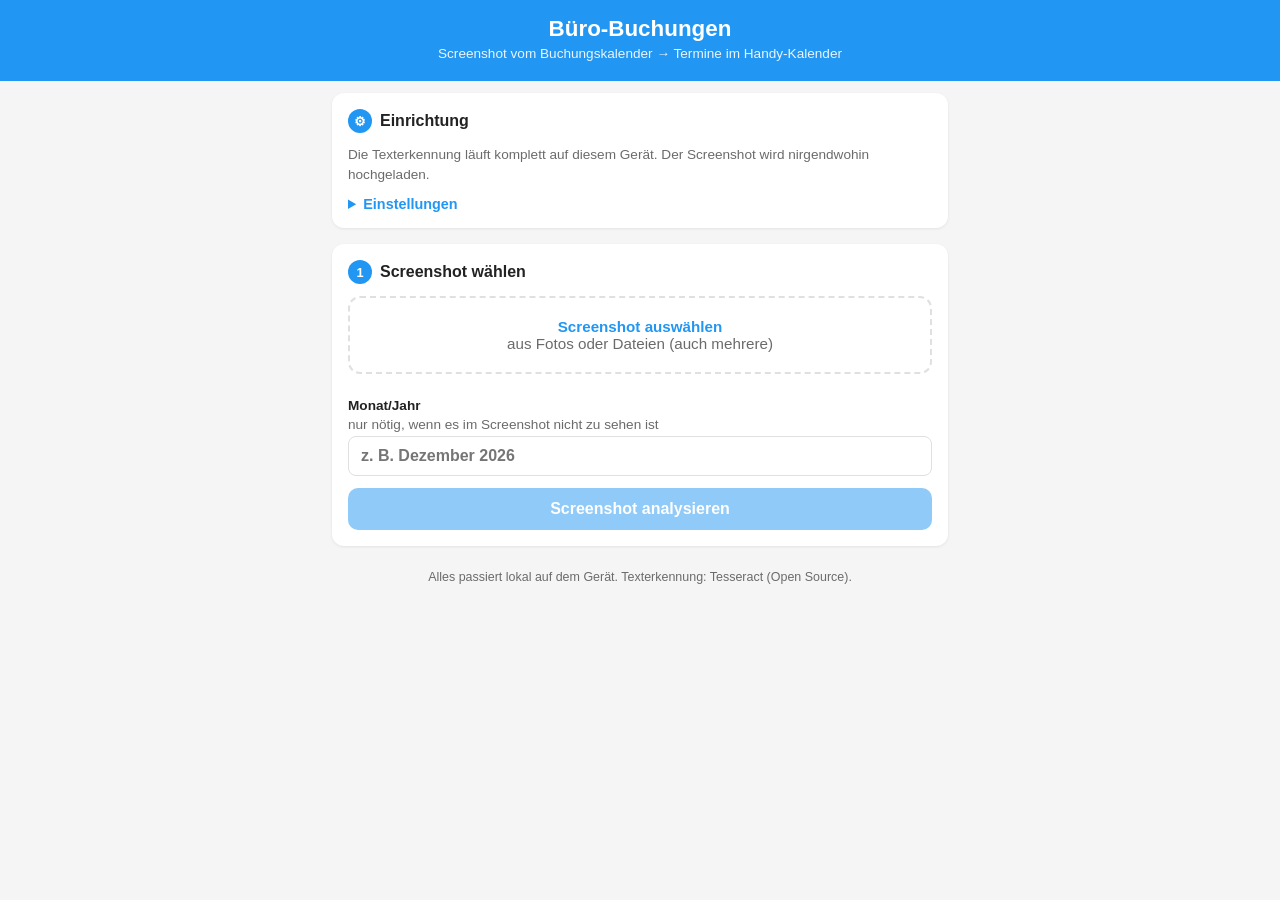
<file: buerobuchung.html>
<!DOCTYPE html>
<html lang="de">
<head>
<meta charset="UTF-8">
<meta name="viewport" content="width=device-width, initial-scale=1.0, viewport-fit=cover">
<meta name="apple-mobile-web-app-capable" content="yes">
<meta name="apple-mobile-web-app-title" content="Büro">
<meta name="theme-color" content="#2196F3">
<title>Büro-Buchungen</title>
<style>
  :root {
    --blue: #2196F3;
    --blue-dark: #1769aa;
    --blue-soft: #e3f2fd;
    --green: #43a047;
    --red: #c0392b;
    --amber-bg: #fff3cd;
    --amber-border: #ffe08a;
    --bg: #f5f5f5;
    --card: #ffffff;
    --border: #e0e0e0;
    --text: #222;
    --text-light: #6b6b6b;
  }
  @media (prefers-color-scheme: dark) {
    :root {
      --blue-soft: #16324a;
      --amber-bg: #3a3214;
      --amber-border: #6b5a1d;
      --bg: #121417;
      --card: #1d2025;
      --border: #30343b;
      --text: #ececec;
      --text-light: #a0a4ab;
      color-scheme: dark;
    }
  }
  * { box-sizing: border-box; }
  [hidden] { display: none !important; }
  body {
    margin: 0;
    font-family: -apple-system, BlinkMacSystemFont, "Segoe UI", Roboto, Helvetica, Arial, sans-serif;
    background: var(--bg);
    color: var(--text);
    padding-bottom: calc(40px + env(safe-area-inset-bottom, 0px));
  }
  header {
    background: var(--blue);
    color: #fff;
    padding: calc(16px + env(safe-area-inset-top, 0px)) 16px 20px;
    text-align: center;
  }
  header h1 { margin: 0 0 4px; font-size: 1.4rem; }
  header p { margin: 0; font-size: 0.85rem; opacity: 0.9; }
  .wrap {
    max-width: 640px;
    margin: 0 auto;
    padding: 12px max(12px, env(safe-area-inset-left, 0px)) 12px max(12px, env(safe-area-inset-right, 0px));
    display: flex;
    flex-direction: column;
    gap: 16px;
  }
  .card {
    background: var(--card);
    border-radius: 12px;
    box-shadow: 0 1px 3px rgba(0,0,0,0.08);
    padding: 16px;
    display: flex;
    flex-direction: column;
    gap: 12px;
  }
  .card h2 {
    margin: 0;
    font-size: 1rem;
    display: flex;
    align-items: center;
    gap: 8px;
  }
  .step {
    display: inline-grid;
    place-items: center;
    width: 24px; height: 24px;
    border-radius: 50%;
    background: var(--blue);
    color: #fff;
    font-size: 0.8rem;
    flex-shrink: 0;
  }
  .hint { margin: 0; font-size: 0.85rem; color: var(--text-light); line-height: 1.45; }
  label { font-size: 0.85rem; font-weight: 600; display: flex; flex-direction: column; gap: 4px; }
  label .sub { font-weight: 400; color: var(--text-light); }
  input[type="text"], input[type="password"], input[type="date"], input[type="time"], select {
    font: inherit;
    font-size: 16px; /* verhindert Zoom auf iOS */
    padding: 10px 12px;
    border: 1px solid var(--border);
    border-radius: 8px;
    background: var(--card);
    color: var(--text);
    width: 100%;
    min-width: 0;
  }
  input:focus-visible, select:focus-visible, button:focus-visible {
    outline: 2px solid var(--blue);
    outline-offset: 1px;
  }
  .row { display: flex; gap: 10px; flex-wrap: wrap; }
  .row > * { flex: 1 1 140px; min-width: 0; }
  button {
    font: inherit;
    font-size: 1rem;
    border: none;
    border-radius: 10px;
    padding: 12px 16px;
    cursor: pointer;
    background: var(--blue);
    color: #fff;
    font-weight: 600;
  }
  button:disabled { opacity: 0.5; cursor: default; }
  button.secondary { background: var(--blue-soft); color: var(--blue-dark); }
  @media (prefers-color-scheme: dark) { button.secondary { color: #9fd0ff; } }
  button.link {
    background: none; color: var(--blue); padding: 4px 0; font-weight: 500; font-size: 0.9rem;
    align-self: flex-start;
  }
  .drop {
    border: 2px dashed var(--border);
    border-radius: 12px;
    padding: 20px 12px;
    text-align: center;
    color: var(--text-light);
    cursor: pointer;
    font-size: 0.95rem;
  }
  .drop strong { color: var(--blue); }
  .thumbs { display: flex; gap: 8px; flex-wrap: wrap; }
  .thumb { position: relative; width: 84px; height: 140px; border-radius: 8px; overflow: hidden; border: 1px solid var(--border); }
  .thumb img { width: 100%; height: 100%; object-fit: cover; object-position: top; }
  .thumb button {
    position: absolute; top: 4px; right: 4px;
    width: 26px; height: 26px; padding: 0; border-radius: 50%;
    background: rgba(0,0,0,0.6); font-size: 0.9rem; line-height: 26px;
  }
  details summary { cursor: pointer; font-size: 0.9rem; color: var(--blue); font-weight: 600; }
  details[open] summary { margin-bottom: 10px; }
  details .inner { display: flex; flex-direction: column; gap: 12px; }
  .notice {
    background: var(--amber-bg);
    border: 1px solid var(--amber-border);
    border-radius: 10px;
    padding: 12px 14px;
    font-size: 0.88rem;
    line-height: 1.45;
  }
  .error { color: var(--red); font-size: 0.9rem; margin: 0; white-space: pre-wrap; }
  .status { font-size: 0.9rem; color: var(--text-light); display: flex; align-items: center; gap: 8px; }
  .spinner {
    width: 18px; height: 18px; border-radius: 50%;
    border: 3px solid var(--blue-soft); border-top-color: var(--blue);
    animation: spin 0.9s linear infinite;
  }
  @keyframes spin { to { transform: rotate(360deg); } }
  @media (prefers-reduced-motion: reduce) { .spinner { animation-duration: 3s; } }

  /* Ergebnisliste */
  .days { display: flex; flex-direction: column; }
  .day {
    display: grid;
    grid-template-columns: 26px 92px 1fr 32px;
    align-items: center;
    gap: 8px;
    padding: 8px 0;
    border-bottom: 1px solid var(--border);
  }
  .day:last-child { border-bottom: none; }
  .day.off .date, .day.off input[type="text"] { opacity: 0.45; }
  .day input[type="checkbox"] { width: 22px; height: 22px; accent-color: var(--green); margin: 0; }
  .date { font-size: 0.9rem; line-height: 1.2; font-variant-numeric: tabular-nums; }
  .date .wd { font-weight: 700; display: block; }
  .date .dm { color: var(--text-light); font-size: 0.8rem; }
  .day input[type="text"] { padding: 8px 10px; }
  .day .del { background: none; color: var(--red); padding: 0; font-size: 1.2rem; }
  .day.unsure input[type="text"] { border-color: #e0a800; }
  .week-sep { font-size: 0.75rem; text-transform: uppercase; letter-spacing: 0.06em; color: var(--text-light); padding: 12px 0 2px; font-weight: 600; }
  .summary { font-size: 0.9rem; color: var(--text-light); }
  .actions { display: flex; flex-direction: column; gap: 8px; }
  .legend { font-size: 0.8rem; color: var(--text-light); display: flex; align-items: center; gap: 6px; }
  .legend i { display: inline-block; width: 14px; height: 14px; border: 2px solid #e0a800; border-radius: 4px; }
  pre { font-size: 0.75rem; white-space: pre-wrap; word-break: break-word; max-height: 240px; overflow: auto; background: var(--bg); padding: 8px; border-radius: 8px; margin: 0; }
  footer { text-align: center; font-size: 0.78rem; color: var(--text-light); padding: 8px 16px; }
</style>
</head>
<body>

<header>
  <h1>Büro-Buchungen</h1>
  <p>Screenshot vom Buchungskalender → Termine im Handy-Kalender</p>
</header>

<div class="wrap">

  <!-- Einmalige Einrichtung -->
  <section class="card" id="setup-card">
    <h2><span class="step">⚙</span> Einrichtung</h2>
    <p class="hint">Die Texterkennung läuft komplett auf diesem Gerät. Der Screenshot wird nirgendwohin hochgeladen.</p>
    <details id="settings">
      <summary>Einstellungen</summary>
      <div class="inner">
        <label>Weitere Räume <span class="sub">optional – „Cut 92“ und „VM-Cut 08“ (Cut/VM-Cut + Nummer) werden automatisch erkannt. Nur für andere Raumnamen hier kommagetrennt eintragen.</span>
          <input type="text" id="known-rooms" placeholder="z. B. Raum Elbe, Studio 3" spellcheck="false">
        </label>
        <label>Titel der Kalendereinträge <span class="sub"><code>{raum}</code> wird durch den Raum ersetzt</span>
          <input type="text" id="title-tpl" value="Büro: {raum}">
        </label>
        <label>Uhrzeit
          <select id="time-mode">
            <option value="allday">Ganztägig</option>
            <option value="timed">Mit Uhrzeit</option>
          </select>
        </label>
        <div class="row" id="time-row" hidden>
          <label>Von <input type="time" id="t-start" value="08:00"></label>
          <label>Bis <input type="time" id="t-end" value="17:00"></label>
        </div>
        <label>Erinnerung
          <select id="alarm">
            <option value="">Keine</option>
            <option value="-PT15M">15 Minuten vorher</option>
            <option value="-PT1H">1 Stunde vorher</option>
            <option value="-PT9H" data-allday="true">Am Vortag, 15:00 (bei ganztägig)</option>
          </select>
        </label>
        <button class="secondary" id="save-settings" type="button">Einstellungen speichern</button>
      </div>
    </details>
  </section>

  <!-- Schritt 1: Screenshot -->
  <section class="card">
    <h2><span class="step">1</span> Screenshot wählen</h2>
    <input type="file" id="file" accept="image/*" multiple hidden>
    <div class="drop" id="drop" role="button" tabindex="0">
      <strong>Screenshot auswählen</strong><br>
      aus Fotos oder Dateien (auch mehrere)
    </div>
    <div class="thumbs" id="thumbs"></div>
    <label>Monat/Jahr <span class="sub">nur nötig, wenn es im Screenshot nicht zu sehen ist</span>
      <input type="text" id="period-hint" placeholder="z. B. Dezember 2026">
    </label>
    <button id="analyze" type="button" disabled>Screenshot analysieren</button>
    <div class="status" id="status" hidden><div class="spinner"></div><span id="status-text">Lese Text …</span></div>
    <p class="error" id="error" hidden></p>
    <details id="ocr-details" hidden>
      <summary>Erkannter Text anzeigen</summary>
      <pre id="ocr-text"></pre>
    </details>
  </section>

  <!-- Schritt 2: Prüfen -->
  <section class="card" id="result-card" hidden>
    <h2><span class="step">2</span> Prüfen &amp; anpassen</h2>
    <p class="hint">Nur Werktage (Mo–Fr). Vergangene Tage sind nicht angehakt. Häkchen setzen oder entfernen, um Tage zu übernehmen. Raum antippen, um ihn zu ändern.</p>
    <div class="legend" id="unsure-legend" hidden><i></i> unsicher erkannt – bitte prüfen</div>
    <div class="days" id="days"></div>
    <button class="link" id="add-day" type="button">+ Tag hinzufügen</button>
    <div class="row" id="add-row" hidden>
      <input type="date" id="add-date">
      <input type="text" id="add-room" placeholder="Raum">
      <button class="secondary" id="add-confirm" type="button">Hinzufügen</button>
    </div>
  </section>

  <!-- Schritt 3: Exportieren -->
  <section class="card" id="export-card" hidden>
    <h2><span class="step">3</span> In den Kalender übernehmen</h2>
    <p class="summary" id="summary"></p>
    <div class="actions">
      <button id="export" type="button">Zum Kalender hinzufügen</button>
      <button class="secondary" id="share" type="button" hidden>Teilen … (an Kalender-App senden)</button>
    </div>
    <p class="hint">iPhone: In Safari öffnet sich „Alle hinzufügen“. Android: Die heruntergeladene Datei
      <code>buero-buchungen.ics</code> antippen und mit Google Kalender öffnen.</p>
  </section>

  <footer>Alles passiert lokal auf dem Gerät. Texterkennung: Tesseract (Open Source).</footer>
</div>

<script src="ocr/tesseract.min.js"></script>
<script>
(() => {
  const $ = id => document.getElementById(id);
  const WD = ['So', 'Mo', 'Di', 'Mi', 'Do', 'Fr', 'Sa'];

  let images = [];   // {blob, url}
  let days = [];     // {date: 'YYYY-MM-DD', room, on, unsure}

  // ---------- Einstellungen ----------
  const store = {
    get(k, d = '') { try { return localStorage.getItem('bb_' + k) ?? d; } catch { return d; } },
    set(k, v) { try { localStorage.setItem('bb_' + k, v); } catch {} }
  };
  const fields = ['known-rooms', 'title-tpl', 'time-mode', 't-start', 't-end', 'alarm'];
  fields.forEach(f => { const v = store.get(f, null); if (v !== null) $(f).value = v; });

  function syncSettingsUI() {
    $('time-row').hidden = $('time-mode').value !== 'timed';
    updateAnalyzeBtn();
  }
  $('time-mode').addEventListener('change', syncSettingsUI);
  $('save-settings').addEventListener('click', () => {
    fields.forEach(f => store.set(f, $(f).value.trim()));
    syncSettingsUI();
    $('settings').open = false;
    renderSummary();
  });

  // ---------- Bilder ----------
  $('drop').addEventListener('click', () => $('file').click());
  $('drop').addEventListener('keydown', e => { if (e.key === 'Enter' || e.key === ' ') { e.preventDefault(); $('file').click(); } });
  $('drop').addEventListener('dragover', e => e.preventDefault());
  $('drop').addEventListener('drop', e => { e.preventDefault(); addFiles(e.dataTransfer.files); });
  $('file').addEventListener('change', e => { addFiles(e.target.files); e.target.value = ''; });
  document.addEventListener('paste', e => {
    const files = [...(e.clipboardData?.items || [])].filter(i => i.type.startsWith('image/')).map(i => i.getAsFile());
    if (files.length) addFiles(files);
  });

  async function addFiles(fileList) {
    for (const f of fileList) {
      if (!f || !f.type.startsWith('image/')) continue;
      try {
        const blob = await prepare(f);
        images.push({ blob, url: URL.createObjectURL(blob) });
      } catch { showError('Das Bild konnte nicht gelesen werden. Bitte als PNG oder JPG wählen.'); }
    }
    renderThumbs();
  }

  // Bereitet das Bild für die Texterkennung vor: Graustufen, kräftiger Kontrast,
  // kleine Bilder werden vergrößert (Tesseract liest größere Schrift zuverlässiger).
  function prepare(file) {
    return new Promise((resolve, reject) => {
      const img = new Image();
      img.onload = () => {
        const long = Math.max(img.width, img.height);
        let scale = img.width < 1000 ? 2 : 1;
        if (long * scale > 4000) scale = 4000 / long;
        const c = document.createElement('canvas');
        c.width = Math.round(img.width * scale);
        c.height = Math.round(img.height * scale);
        const ctx = c.getContext('2d');
        ctx.fillStyle = '#fff';
        ctx.fillRect(0, 0, c.width, c.height);
        ctx.drawImage(img, 0, 0, c.width, c.height);
        URL.revokeObjectURL(img.src);
        const id = ctx.getImageData(0, 0, c.width, c.height), px = id.data;
        // Helligkeit messen, damit auch dunkle Kalender (Dark Mode) funktionieren
        let sum = 0;
        for (let i = 0; i < px.length; i += 4) sum += 0.299 * px[i] + 0.587 * px[i + 1] + 0.114 * px[i + 2];
        const invert = sum / (px.length / 4) < 110;
        for (let i = 0; i < px.length; i += 4) {
          let g = 0.299 * px[i] + 0.587 * px[i + 1] + 0.114 * px[i + 2];
          if (invert) g = 255 - g;
          g = Math.max(0, Math.min(255, (g - 128) * 1.4 + 140));
          px[i] = px[i + 1] = px[i + 2] = g;
        }
        ctx.putImageData(id, 0, 0);
        c.toBlob(b => b ? resolve(b) : reject(), 'image/png');
      };
      img.onerror = reject;
      img.src = URL.createObjectURL(file);
    });
  }

  function renderThumbs() {
    const box = $('thumbs');
    box.innerHTML = '';
    images.forEach((im, i) => {
      const d = document.createElement('div');
      d.className = 'thumb';
      d.innerHTML = `<img alt="Screenshot ${i + 1}"><button type="button" aria-label="Entfernen">✕</button>`;
      d.querySelector('img').src = im.url;
      d.querySelector('button').onclick = () => { URL.revokeObjectURL(im.url); images.splice(i, 1); renderThumbs(); };
      box.appendChild(d);
    });
    updateAnalyzeBtn();
  }

  function updateAnalyzeBtn() {
    $('analyze').disabled = !images.length || !window.Tesseract;
  }

  // ---------- Texterkennung (lokal) ----------
  let workerPromise = null;
  function getWorker() {
    if (!workerPromise) {
      const base = new URL('ocr/', location.href).href;
      workerPromise = Tesseract.createWorker('deu', 1, {
        workerPath: base + 'worker.min.js',
        corePath: base,
        langPath: base.replace(/\/$/, ''),
        workerBlobURL: false,
        logger: m => {
          if (m.status === 'recognizing text') setStatus(`Lese Text … ${Math.round(m.progress * 100)} %`);
          else if (/load|initializ/.test(m.status)) setStatus('Starte Texterkennung (beim ersten Mal ein paar Sekunden) …');
        }
      }).catch(e => { workerPromise = null; throw e; });
    }
    return workerPromise;
  }
  const setStatus = t => { $('status-text').textContent = t; };

  $('analyze').addEventListener('click', async () => {
    hideError();
    $('analyze').disabled = true;
    $('status').hidden = false;
    setStatus('Starte Texterkennung …');
    try {
      const worker = await getWorker();
      const found = [];
      const texts = [];
      for (let i = 0; i < images.length; i++) {
        if (images.length > 1) setStatus(`Lese Screenshot ${i + 1} von ${images.length} …`);
        const { data } = await worker.recognize(images[i].blob);
        texts.push(data.text);
        found.push(...extractBookings(data));
      }
      $('ocr-text').textContent = texts.join('\n\n———\n\n');
      $('ocr-details').hidden = false;

      const weekdays = found.filter(b => isWeekday(b.date));
      if (!weekdays.length) {
        throw new Error(lastProblem || 'Im Screenshot wurden keine Buchungen an Werktagen gefunden. Tipp: Unter „Einstellungen“ deine Raumnamen eintragen und unter „Erkannter Text anzeigen“ prüfen, was gelesen wurde.');
      }
      // Pro Datum nur eine Buchung; neue Analyse überschreibt gleiche Daten
      const map = new Map(days.map(d => [d.date, d]));
      const seen = new Set();
      for (const b of weekdays) {
        if (seen.has(b.date)) continue;
        seen.add(b.date);
        map.set(b.date, { date: b.date, room: b.room, on: !!b.room && b.date >= todayIso, unsure: b.unsure });
      }
      days = [...map.values()].sort((a, b) => a.date.localeCompare(b.date));
      renderDays();
      $('result-card').scrollIntoView({ behavior: 'smooth', block: 'start' });
    } catch (e) {
      showError(e?.message || 'Die Texterkennung konnte nicht gestartet werden. Bitte Seite neu laden.');
    } finally {
      $('status').hidden = true;
      updateAnalyzeBtn();
    }
  });

  // ---------- Auswertung des erkannten Texts ----------
  const MONTHS = [
    ['januar', 'jan', 'jänner'], ['februar', 'feb'], ['märz', 'maerz', 'mär', 'mrz', 'mar', 'march'],
    ['april', 'apr'], ['mai', 'may'], ['juni', 'jun', 'june'], ['juli', 'jul', 'july'], ['august', 'aug'],
    ['september', 'sept', 'sep'], ['oktober', 'okt', 'oct', 'october'], ['november', 'nov'], ['dezember', 'dez', 'dec', 'december']
  ];
  const MONTH_RE = 'jan(?:uar)?|jänner|feb(?:ruar)?|m(?:ä|ae)rz|mär|mrz|apr(?:il)?|mai|jun[i]?|jul[i]?|aug(?:ust)?|sep(?:t(?:ember)?)?|okt(?:ober)?|nov(?:ember)?|dez(?:ember)?';
  function monthIndex(word) {
    const w = String(word).toLowerCase().replace(/[^a-zäöü]/g, '');
    if (w.length < 3) return 0;
    for (let i = 0; i < 12; i++) {
      if (MONTHS[i].includes(w) || (w.length >= 4 && MONTHS[i][0].startsWith(w))) return i + 1;
    }
    return 0;
  }
  const today = new Date();
  const todayIso = `${today.getFullYear()}-${String(today.getMonth() + 1).padStart(2, '0')}-${String(today.getDate()).padStart(2, '0')}`;
  // Jahr wählen, wenn keins zu sehen ist: das, bei dem das Datum am nächsten an heute liegt
  function guessYear(m, d) {
    let best = today.getFullYear(), bestDiff = Infinity;
    for (const y of [best - 1, best, best + 1]) {
      const diff = Math.abs(new Date(y, m - 1, d) - today);
      if (diff < bestDiff) { bestDiff = diff; best = y; }
    }
    return best;
  }
  const iso = (y, m, d) => `${y}-${String(m).padStart(2, '0')}-${String(d).padStart(2, '0')}`;
  const validDate = (y, m, d) => { const t = new Date(y, m - 1, d); return t.getFullYear() === y && t.getMonth() === m - 1 && t.getDate() === d; };

  function detectPeriod(text) {
    const hint = $('period-hint').value.trim();
    const src = hint || text;
    let m = src.match(new RegExp(`(${MONTH_RE})[a-zä. ]{0,8}?(\\d{4})`, 'i'));
    if (m) return { m: monthIndex(m[1]), y: +m[2] };
    m = src.match(/(?<!\d)(\d{1,2})\s*[./]\s*(20\d\d)(?!\d)/);
    if (m && +m[1] >= 1 && +m[1] <= 12) return { m: +m[1], y: +m[2] };
    m = src.match(new RegExp(`(?<![a-zäöü])(${MONTH_RE})(?![a-zäöü])`, 'i'));
    if (m) { const mi = monthIndex(m[1]); return { m: mi, y: guessYear(mi, 15) }; }
    return null;
  }

  // Sucht einen Raum in einem Textstück.
  function makeRoomFinder() {
    const known = $('known-rooms').value.split(/[,;\n]/).map(s => s.trim()).filter(Boolean);
    const norm = s => s.toLowerCase().replace(/\s+/g, '').replace(/,/g, '.').replace(/[–—]/g, '-');
    const cutRe = /(v\s*m\s*[-–—~]?\s*)?[cg]{1,2}[uv][tf]\s*[:.]?\s*(\d{1,3})(?!\d)/i;
    const patterns = [
      /\b(?:Raum|Room|Büro|Buero|Desk|Platz|Arbeitsplatz|Besprechungsraum|Meetingraum)\s*[-:#.]?\s*[A-Za-zÄÖÜäöü0-9][\w.\-\/]*(?:\s+[A-ZÄÖÜ][a-zäöüß]+)?/i,
      /\b[A-Z]{1,3}\s?\d{1,2}[.\-]\d{1,3}[a-z]?\b/,
      /(?<![\d.])\d{1,2}[.\-]\d{2,3}[a-z]?(?![\d.])/
    ];
    const list = known.map(name => ({ name, n: norm(name) })).sort((x, y) => y.n.length - x.n.length);
    const finder = text => {
      finder.fuzzy = false;
      const t = norm(text);
      for (const k of list) {
        const esc = k.n.replace(/[.*+?^${}()|[\]\\]/g, '\\$&');
        if (new RegExp(`(?<![0-9a-zäöü])${esc}(?![0-9a-zäöü])`).test(t)) return k.name;
      }
      const clean = text
        .replace(/(?<!\d)\d{1,2}\.\s?\d{1,2}\.(?:\s?\d{2,4})?/g, ' ')  // Daten
        .replace(/\b\d{1,2}[:.]\d{2}\s*(?:uhr|h)?\s*[-–]\s*\d{1,2}[:.]\d{2}/gi, ' ') // Uhrzeiten
        .replace(/\b\d{1,2}:\d{2}\b/g, ' ');
      const c = text.match(cutRe);
      if (c) {
        // unsicher, wenn „Cut“ nur ungefähr gelesen wurde (z. B. „Ccut“, „Gut“)
        finder.fuzzy = !/^(vm-?)?cut:?\d/i.test(c[0].replace(/\s/g, ''));
        return (c[1] ? 'VM-Cut ' : 'Cut ') + c[2];
      }
      finder.fuzzy = true;
      for (const p of patterns) { const m = clean.match(p); if (m) return m[0].trim(); }
      return '';
    };
    return finder;
  }

  let lastProblem = '';

  function extractBookings(data) {
    lastProblem = '';
    const findRoom = makeRoomFinder();
    const lines = (data.lines || []).map(l => ({ text: l.text.trim(), conf: l.confidence })).filter(l => l.text);
    const period = detectPeriod(data.text || '');

    if (period) {
      const byHeaders = extractByHeaders(data, findRoom, period);
      if (byHeaders && byHeaders.length) return byHeaders;
    }

    // Variante A: Liste mit ausgeschriebenen Daten („Mo 09.11.“, „Montag, 9. November 2026“)
    const numRe = /(?<!\d)(\d{1,2})\.\s?(\d{1,2})\.(?:\s?(\d{4}|\d{2})(?!\d))?/;
    const txtRe = new RegExp(`(?<!\\d)(\\d{1,2})\\.?\\s*(${MONTH_RE})[a-zä]*\\.?(?:\\s*(\\d{4}))?`, 'i');
    const listResults = [];
    let current = null;
    for (const line of lines) {
      let m = line.text.match(numRe), d, mo, y;
      if (m) { d = +m[1]; mo = +m[2]; y = m[3] ? (m[3].length === 2 ? 2000 + +m[3] : +m[3]) : null; }
      else if ((m = line.text.match(txtRe))) { d = +m[1]; mo = monthIndex(m[2]); y = m[3] ? +m[3] : null; }
      if (m && mo >= 1 && mo <= 12) {
        y = y || (period && period.m === mo ? period.y : guessYear(mo, d));
        if (validDate(y, mo, d)) {
          current = { date: iso(y, mo, d), room: '', unsure: false, linesLeft: 3 };
          listResults.push(current);
          const rest = line.text.replace(m[0], ' ');
          const r = findRoom(rest);
          if (r) { current.room = r; current.unsure = line.conf < 70; }
          continue;
        }
      }
      if (current && !current.room && current.linesLeft-- > 0) {
        const r = findRoom(line.text);
        if (r) { current.room = r; current.unsure = line.conf < 70; }
      }
    }
    const listHits = listResults.filter(r => r.room);
    if (listResults.length >= 2 && listHits.length) return listHits;

    // Variante B: Monats- oder Wochenansicht als Raster (Tageszahl oben in der Zelle, Raum darunter)
    const words = (data.words || []).map(w => ({
      text: w.text.trim(), conf: w.confidence,
      x0: w.bbox.x0, x1: w.bbox.x1, y0: w.bbox.y0, y1: w.bbox.y1,
      cx: (w.bbox.x0 + w.bbox.x1) / 2, h: w.bbox.y1 - w.bbox.y0
    })).filter(w => w.text);
    const dayWords = words.filter(w => /^\d{1,2}\.?$/.test(w.text) && +w.text.replace('.', '') >= 1 && +w.text.replace('.', '') <= 31);
    if (dayWords.length < 3) { lastProblem = listHits.length ? '' : ''; return listHits; }
    if (!period) {
      lastProblem = 'Der Monat ist im Screenshot nicht zu erkennen. Bitte oben „Monat/Jahr“ eintragen (z. B. „Dezember 2026“) und erneut analysieren.';
      return listHits;
    }

    // Zeilen bilden
    const medH = median(dayWords.map(w => w.h)) || 20;
    const sorted = [...dayWords].sort((a, b) => a.y0 - b.y0);
    const rows = [];
    for (const w of sorted) {
      const row = rows.find(r => Math.abs(r.y - w.y0) < medH * 0.7);
      if (row) row.items.push(w); else rows.push({ y: w.y0, items: [w] });
    }
    rows.forEach(r => r.items.sort((a, b) => a.x0 - b.x0));
    rows.sort((a, b) => a.y - b.y);
    // Kalenderreihen mit nur einer Zahl sind meist keine Tageszahlen
    const gridRows = rows.filter(r => r.items.length >= 2 || rows.length <= 2);

    // Monat zuordnen (Vormonats-/Folgemonatstage am Rand berücksichtigen)
    const ordered = gridRows.flatMap(r => r.items);
    if (!ordered.length) return listHits;
    let offset = +ordered[0].text.replace('.', '') > 20 ? -1 : 0, prev = null;
    for (const w of ordered) {
      const n = +w.text.replace('.', '');
      if (prev !== null && n < prev && prev >= 20 && n <= 7) offset++;
      prev = n;
      const dt = new Date(period.y, period.m - 1 + offset, n);
      w.date = iso(dt.getFullYear(), dt.getMonth() + 1, dt.getDate());
    }

    const gapsX = gridRows.flatMap(r => r.items.slice(1).map((w, i) => w.x0 - r.items[i].x0)).filter(g => g > medH);
    const colW = median(gapsX) || (Math.max(...words.map(w => w.x1)) / 7);
    const gapsY = gridRows.slice(1).map((r, i) => r.y - gridRows[i].y);
    const rowH = median(gapsY) || Infinity;

    // Jedes andere Wort der Zelle zuordnen, in der es steht
    const cells = new Map();
    const daySet = new Set(ordered);
    for (const w of words) {
      if (daySet.has(w)) continue;
      const rowAbove = [...gridRows].reverse().find(r => r.y <= w.y0 + medH * 0.3 && w.y0 - r.y < rowH * 0.98);
      if (!rowAbove) continue;
      const cands = rowAbove.items.filter(d => d.x0 <= w.cx + colW * 0.3 && w.cx - d.x0 < colW);
      if (!cands.length) continue;
      const owner = cands[cands.length - 1];
      if (!cells.has(owner)) cells.set(owner, []);
      cells.get(owner).push(w);
    }

    const gridResults = [];
    for (const [d, ws] of cells) {
      ws.sort((a, b) => (Math.abs(a.y0 - b.y0) < medH * 0.5 ? a.x0 - b.x0 : a.y0 - b.y0));
      const text = ws.map(w => w.text).join(' ');
      const room = findRoom(text);
      if (room) {
        const conf = Math.min(...ws.map(w => w.conf));
        gridResults.push({ date: d.date, room, unsure: conf < 70 });
      }
    }
    gridResults.sort((a, b) => a.date.localeCompare(b.date));
    return gridResults.length >= listHits.length ? gridResults : listHits;
  }

  // Monatsansicht mit Spaltenköpfen „Mo Di Mi Do Fr Sa So“: Die Spalte ergibt den Wochentag,
  // die Tageszahlen einer Zeile ergeben den Montag dieser Woche. So funktioniert es auch,
  // wenn einzelne (z. B. graue) Tageszahlen nicht gelesen werden.
  function extractByHeaders(data, findRoom, period) {
    const lines = (data.lines || []).filter(l => l.words && l.words.length);
    const KEYS = ['mo', 'di', 'mi', 'do', 'fr', 'sa', 'so'];
    const LONG = ['montag', 'dienstag', 'mittwoch', 'donnerstag', 'freitag', 'samstag', 'sonntag'];
    let header = null;
    for (const l of lines) {
      const hits = [];
      for (const w of l.words) {
        const t = w.text.toLowerCase().replace(/[^a-zäöü]/g, '');
        const i = KEYS.indexOf(t.slice(0, 2));
        if (i >= 0 && t.length >= 2 && LONG[i].startsWith(t)) hits.push({ i, cx: (w.bbox.x0 + w.bbox.x1) / 2, y: w.bbox.y1 });
      }
      if (new Set(hits.map(h => h.i)).size >= 5) { header = hits; break; }
    }
    if (!header) return null;

    // Spaltenmitten per Ausgleichsgerade: cx = a + b * Spalte
    const n = header.length;
    const mi = header.reduce((s, h) => s + h.i, 0) / n, mx = header.reduce((s, h) => s + h.cx, 0) / n;
    const b = header.reduce((s, h) => s + (h.i - mi) * (h.cx - mx), 0) / header.reduce((s, h) => s + (h.i - mi) ** 2, 0);
    const a = mx - b * mi;
    if (!(b > 0)) return null;
    const colOf = x => Math.round((x - a) / b);
    const headerY = Math.max(...header.map(h => h.y));

    // Tageszahlen sammeln und zu Wochenzeilen gruppieren
    // Nur Zeilen, die fast nur aus Zahlen bestehen (z. B. „KW46 9 10 11 12 13 14 15“),
    // damit Zahlen aus Terminen wie „21 PT“ oder „Cut 08“ nicht als Tag gelten.
    const numberLines = lines.filter(l => l.bbox.y0 > headerY - 2 && l.words.filter(w => /^(\d{1,2}\.?|kw\w{0,3}|\W+)$/i.test(w.text.trim())).length >= l.words.length * 0.6);
    const words = numberLines.flatMap(l => l.words);
    const nums = words.filter(w => /^\d{1,2}\.?$/.test(w.text.trim()))
      .map(w => ({ n: parseInt(w.text, 10), col: colOf((w.bbox.x0 + w.bbox.x1) / 2), y: w.bbox.y0, h: w.bbox.y1 - w.bbox.y0 }))
      .filter(w => w.n >= 1 && w.n <= 31 && w.col >= 0 && w.col <= 6);
    if (!nums.length) return null;
    const medH = median(nums.map(w => w.h)) || 20;
    const rows = [];
    for (const w of [...nums].sort((p, q) => p.y - q.y)) {
      const r = rows.find(r => Math.abs(r.y - w.y) < medH * 0.8);
      if (r) r.items.push(w); else rows.push({ y: w.y, items: [w] });
    }
    rows.sort((p, q) => p.y - q.y);

    // Montag jeder Zeile bestimmen (Mehrheitsentscheid über alle gelesenen Zahlen)
    for (const r of rows) {
      const votes = new Map();
      for (const w of r.items) {
        for (const off of [0, -1, 1]) {
          const d = new Date(period.y, period.m - 1 + off, w.n);
          if (d.getDate() !== w.n) continue;
          d.setDate(d.getDate() - w.col);
          if (d.getDay() === 1) { const k = d.getTime(); votes.set(k, (votes.get(k) || 0) + 1); break; }
        }
      }
      let best = null, bestV = 0;
      for (const [k, v] of votes) if (v > bestV) { best = k; bestV = v; }
      r.monday = best;
    }
    // Zeilen ohne lesbare Zahl aus den Nachbarzeilen ergänzen
    for (let i = 1; i < rows.length; i++) if (rows[i].monday == null && rows[i - 1].monday != null) rows[i].monday = rows[i - 1].monday + 7 * 864e5;
    for (let i = rows.length - 2; i >= 0; i--) if (rows[i].monday == null && rows[i + 1].monday != null) rows[i].monday = rows[i + 1].monday - 7 * 864e5;
    // Gruppierung kann Zeilen doppeln (z. B. KW-Nummern): gleiche Woche zusammenfassen
    const weeks = rows.filter(r => r.monday != null);
    if (!weeks.length) return null;

    // Buchungen: jede Textzeile nach Spalten aufteilen und den Raum suchen
    const results = [];
    for (const l of lines) {
      if (l.bbox.y0 <= headerY) continue;
      const week = [...weeks].reverse().find(r => r.y <= l.bbox.y0 + medH * 0.3);
      if (!week) continue;
      const perCol = new Map();
      for (const w of l.words) {
        const c = colOf((w.bbox.x0 + w.bbox.x1) / 2);
        if (c < 0 || c > 4) continue;   // nur Mo–Fr
        if (!perCol.has(c)) perCol.set(c, []);
        perCol.get(c).push(w);
      }
      for (const [c, ws] of perCol) {
        const room = findRoom(ws.map(w => w.text).join(' '));
        if (!room) continue;
        const d = new Date(week.monday);
        d.setDate(d.getDate() + c);
        results.push({ date: iso(d.getFullYear(), d.getMonth() + 1, d.getDate()), room, unsure: findRoom.fuzzy === undefined ? Math.min(...ws.map(w => w.confidence)) < 60 : findRoom.fuzzy });
      }
    }
    return results.sort((p, q) => p.date.localeCompare(q.date));
  }

  function median(arr) {
    if (!arr.length) return 0;
    const s = [...arr].sort((a, b) => a - b);
    return s[Math.floor(s.length / 2)];
  }

  const parseDate = s => { const [y, m, d] = s.split('-').map(Number); return new Date(y, m - 1, d); };
  const isWeekday = s => { const w = parseDate(s).getDay(); return w >= 1 && w <= 5; };
  const isoWeek = dt => {
    const d = new Date(Date.UTC(dt.getFullYear(), dt.getMonth(), dt.getDate()));
    const day = d.getUTCDay() || 7;
    d.setUTCDate(d.getUTCDate() + 4 - day);
    const y0 = new Date(Date.UTC(d.getUTCFullYear(), 0, 1));
    return Math.ceil(((d - y0) / 86400000 + 1) / 7);
  };

  // ---------- Liste ----------
  function renderDays() {
    const box = $('days');
    box.innerHTML = '';
    let lastWeek = null;
    days.forEach((d, i) => {
      const dt = parseDate(d.date);
      const kw = isoWeek(dt);
      if (kw !== lastWeek) {
        const sep = document.createElement('div');
        sep.className = 'week-sep';
        sep.textContent = 'KW ' + kw;
        box.appendChild(sep);
        lastWeek = kw;
      }
      const row = document.createElement('div');
      row.className = 'day' + (d.on ? '' : ' off') + (d.unsure ? ' unsure' : '');
      row.innerHTML = `
        <input type="checkbox" id="on-${d.date}" aria-label="Tag übernehmen">
        <label class="date" for="on-${d.date}"><span class="wd">${WD[dt.getDay()]}</span><span class="dm">${dt.toLocaleDateString('de-DE', { day: '2-digit', month: '2-digit', year: 'numeric' })}</span></label>
        <input type="text" id="room-${d.date}" aria-label="Raum" placeholder="Raum">
        <button class="del" type="button" aria-label="Tag entfernen">✕</button>`;
      const cb = row.querySelector('input[type="checkbox"]');
      const tx = row.querySelector('input[type="text"]');
      cb.checked = d.on;
      tx.value = d.room;
      cb.onchange = () => { d.on = cb.checked; row.classList.toggle('off', !d.on); renderSummary(); };
      tx.oninput = () => {
        d.room = tx.value; d.unsure = false; row.classList.remove('unsure');
        if (tx.value.trim() && !d.on) { d.on = true; cb.checked = true; row.classList.remove('off'); }
        renderSummary();
      };
      row.querySelector('.del').onclick = () => { days.splice(i, 1); renderDays(); };
      box.appendChild(row);
    });
    $('unsure-legend').hidden = !days.some(d => d.unsure);
    $('result-card').hidden = $('export-card').hidden = !days.length;
    renderSummary();
  }

  $('add-day').onclick = () => { $('add-row').hidden = false; $('add-date').focus(); };
  $('add-confirm').onclick = () => {
    const date = $('add-date').value, room = $('add-room').value.trim();
    if (!date) return;
    if (!isWeekday(date)) { showError('Bitte einen Werktag (Mo–Fr) wählen.'); return; }
    hideError();
    days = days.filter(d => d.date !== date);
    days.push({ date, room, on: !!room, unsure: false });
    days.sort((a, b) => a.date.localeCompare(b.date));
    $('add-date').value = ''; $('add-room').value = ''; $('add-row').hidden = true;
    renderDays();
  };

  const selected = () => days.filter(d => d.on && d.room.trim());

  function renderSummary() {
    const sel = selected();
    $('summary').textContent = sel.length
      ? `${sel.length} ${sel.length === 1 ? 'Termin' : 'Termine'} vom ${fmt(sel[0].date)} bis ${fmt(sel[sel.length - 1].date)}`
      : 'Keine Tage ausgewählt.';
    $('export').disabled = !sel.length;
    $('share').disabled = !sel.length;
  }
  const fmt = s => parseDate(s).toLocaleDateString('de-DE', { day: '2-digit', month: '2-digit' });

  // ---------- ICS ----------
  const icsEscape = s => String(s).replace(/\\/g, '\\\\').replace(/;/g, '\\;').replace(/,/g, '\\,').replace(/\r?\n/g, '\\n');
  function fold(line) {
    // Zeilen nach RFC 5545 auf max. 75 Bytes umbrechen
    const enc = new TextEncoder();
    if (enc.encode(line).length <= 75) return line;
    const out = []; let cur = '';
    for (const ch of line) {
      if (enc.encode(cur + ch).length > (out.length ? 74 : 75)) { out.push(cur); cur = ''; }
      cur += ch;
    }
    out.push(cur);
    return out.join('\r\n ');
  }
  const ymd = s => s.replace(/-/g, '');
  const nextDay = s => { const d = parseDate(s); d.setDate(d.getDate() + 1); return `${d.getFullYear()}${String(d.getMonth() + 1).padStart(2, '0')}${String(d.getDate()).padStart(2, '0')}`; };

  function buildIcs() {
    const tpl = $('title-tpl').value.trim() || 'Büro: {raum}';
    const timed = $('time-mode').value === 'timed';
    const ts = $('t-start').value || '08:00', te = $('t-end').value || '17:00';
    const alarm = $('alarm').value;
    const stamp = new Date().toISOString().replace(/[-:]/g, '').replace(/\.\d{3}/, '');
    const lines = ['BEGIN:VCALENDAR', 'VERSION:2.0', 'PRODID:-//MFW//Buero-Buchungen//DE', 'CALSCALE:GREGORIAN', 'METHOD:PUBLISH'];
    for (const d of selected()) {
      const room = d.room.trim();
      lines.push('BEGIN:VEVENT');
      lines.push(`UID:buero-${ymd(d.date)}@buerobuchung`);
      lines.push(`DTSTAMP:${stamp}`);
      if (timed) {
        lines.push(`DTSTART:${ymd(d.date)}T${ts.replace(':', '')}00`);
        lines.push(`DTEND:${ymd(d.date)}T${te.replace(':', '')}00`);
      } else {
        lines.push(`DTSTART;VALUE=DATE:${ymd(d.date)}`);
        lines.push(`DTEND;VALUE=DATE:${nextDay(d.date)}`);
      }
      lines.push(`SUMMARY:${icsEscape(tpl.replace(/\{raum\}/gi, room))}`);
      lines.push(`LOCATION:${icsEscape(room)}`);
      lines.push('TRANSP:TRANSPARENT');
      if (alarm) {
        lines.push('BEGIN:VALARM', 'ACTION:DISPLAY', `DESCRIPTION:${icsEscape('Büro: ' + room)}`, `TRIGGER:${alarm}`, 'END:VALARM');
      }
      lines.push('END:VEVENT');
    }
    lines.push('END:VCALENDAR');
    return lines.map(fold).join('\r\n') + '\r\n';
  }

  const isIOS = /iP(hone|ad|od)/.test(navigator.userAgent) || (navigator.platform === 'MacIntel' && navigator.maxTouchPoints > 1);

  $('export').addEventListener('click', () => {
    const ics = buildIcs();
    if (isIOS) {
      // Safari zeigt bei text/calendar direkt den Dialog „Alle hinzufügen“
      location.href = 'data:text/calendar;charset=utf-8,' + encodeURIComponent(ics);
      return;
    }
    const url = URL.createObjectURL(new Blob([ics], { type: 'text/calendar;charset=utf-8' }));
    const a = document.createElement('a');
    a.href = url; a.download = 'buero-buchungen.ics';
    document.body.appendChild(a); a.click(); a.remove();
    setTimeout(() => URL.revokeObjectURL(url), 10000);
  });

  // Teilen (z. B. direkt an Google Kalender / Outlook)
  try {
    const probe = new File(['x'], 'x.ics', { type: 'text/calendar' });
    if (navigator.canShare && navigator.canShare({ files: [probe] })) $('share').hidden = false;
  } catch {}
  $('share').addEventListener('click', async () => {
    const file = new File([buildIcs()], 'buero-buchungen.ics', { type: 'text/calendar' });
    try { await navigator.share({ files: [file], title: 'Büro-Buchungen' }); } catch {}
  });

  // ---------- Hilfen ----------
  function showError(msg) { $('error').textContent = msg; $('error').hidden = false; }
  function hideError() { $('error').hidden = true; }

  syncSettingsUI();
})();
</script>
</body>
</html>
</file>
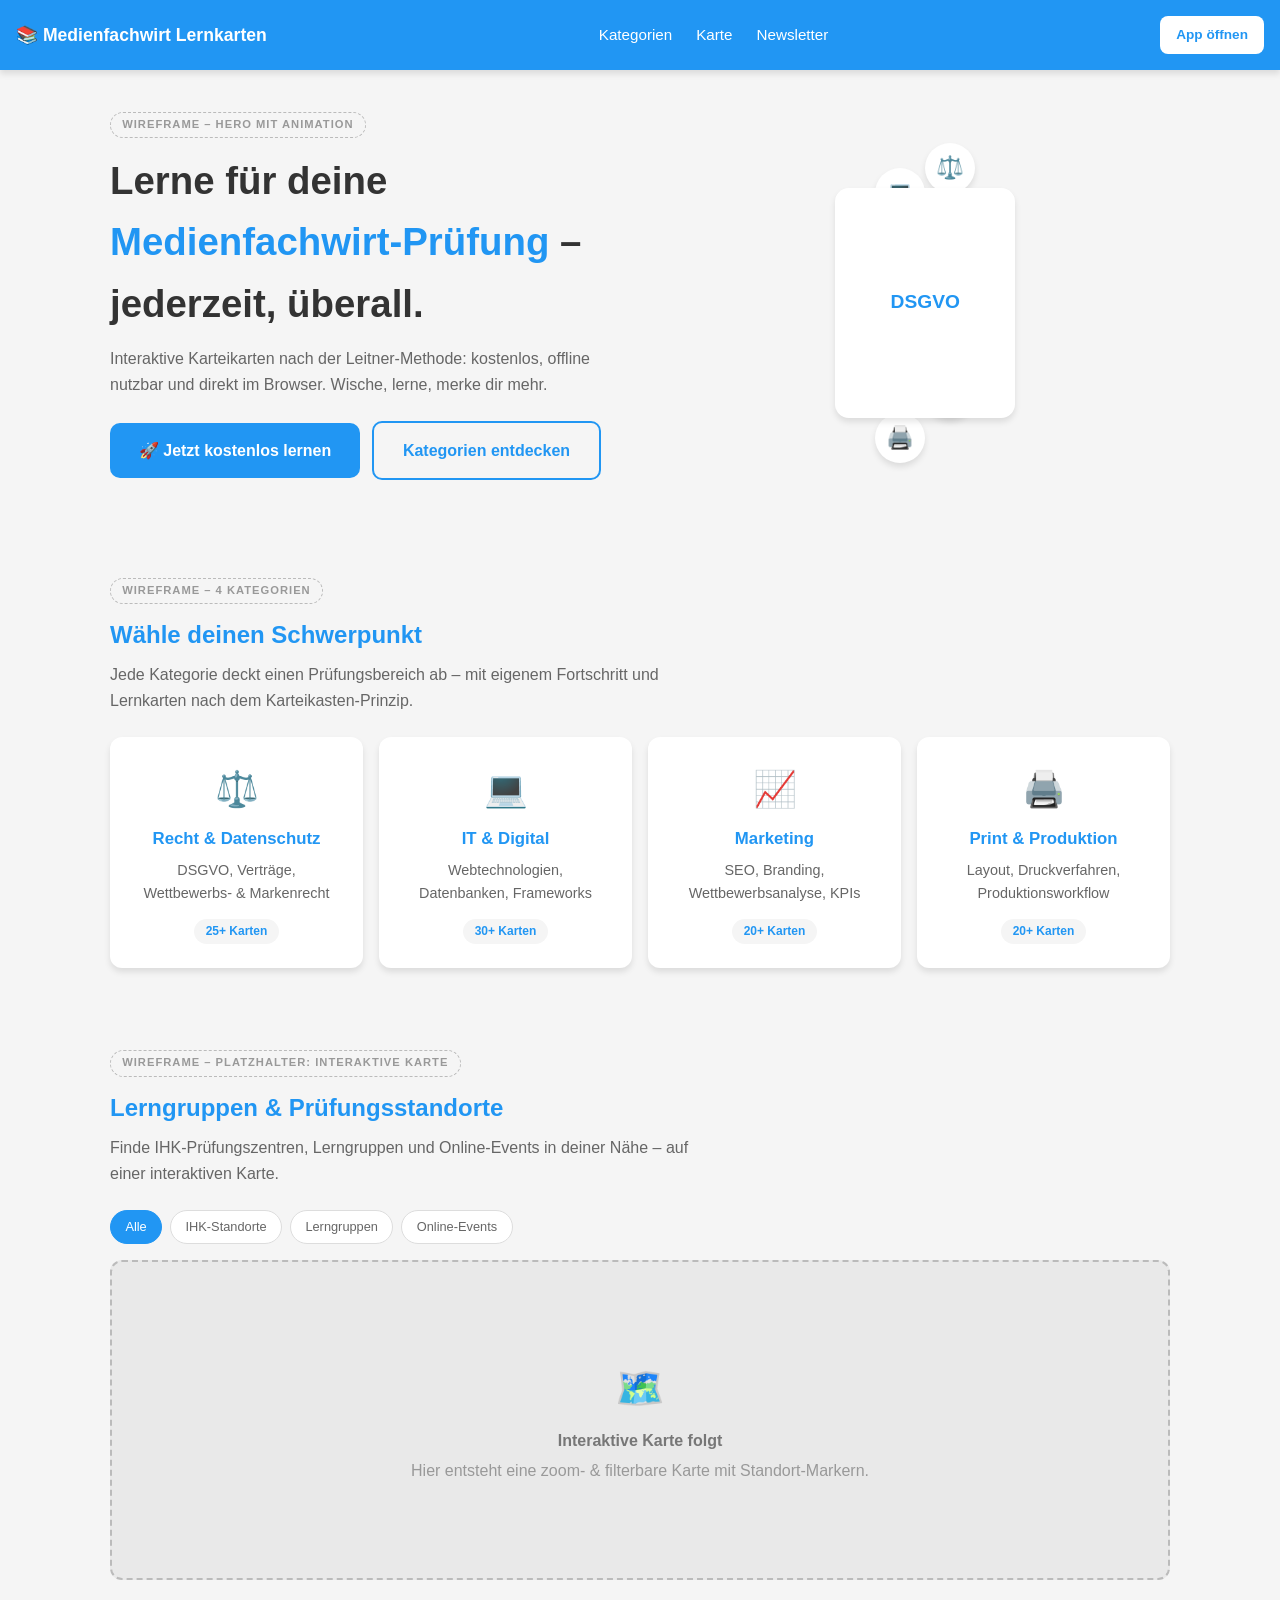
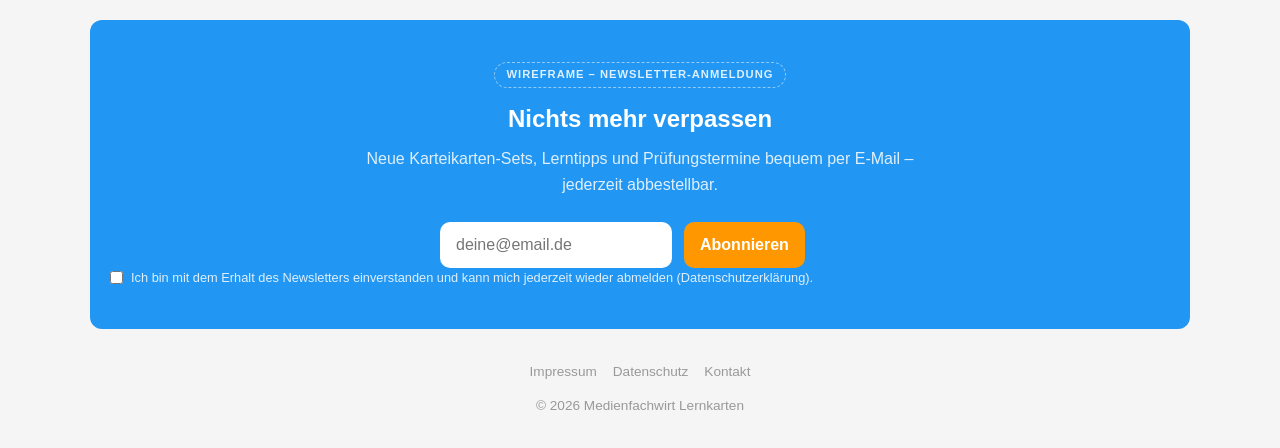
<file: landing.html>
<!DOCTYPE html>
<html lang="de">
<head>
    <meta charset="UTF-8">
    <meta name="viewport" content="width=device-width, initial-scale=1.0">
    <title>Medienfachwirt Lernkarten – Landingpage (Wireframe)</title>
    <style>
        :root {
            --primary-color: #2196F3;
            --success-color: #4CAF50;
            --accent-color: #FF9800;
            --bg-color: #f5f5f5;
            --text-color: #333333;
            --card-bg: #ffffff;
            --shadow: 0 4px 6px rgba(0,0,0,0.1);
            --font-family: Arial, sans-serif;

            /* Wireframe-Hilfsfarben: markieren Platzhalter-Bereiche */
            --wf-border: #bbbbbb;
            --wf-bg: #e9e9e9;
            --wf-label-color: #999999;
        }

        * {
            margin: 0;
            padding: 0;
            box-sizing: border-box;
        }

        html {
            scroll-behavior: smooth;
        }

        body {
            font-family: var(--font-family);
            background-color: var(--bg-color);
            color: var(--text-color);
            line-height: 1.6;
        }

        /* ===== Wireframe-Annotationen ===== */
        .wf-label {
            display: inline-block;
            font-size: 0.7rem;
            font-weight: bold;
            letter-spacing: 1px;
            text-transform: uppercase;
            color: var(--wf-label-color);
            border: 1px dashed var(--wf-border);
            border-radius: 20px;
            padding: 0.2rem 0.7rem;
            margin-bottom: 0.75rem;
        }

        /* ===== Navigation ===== */
        .navbar {
            background: var(--primary-color);
            color: white;
            padding: 1rem;
            display: flex;
            justify-content: space-between;
            align-items: center;
            box-shadow: var(--shadow);
            position: sticky;
            top: 0;
            z-index: 100;
        }

        .navbar .brand {
            font-size: 1.1rem;
            font-weight: bold;
            white-space: nowrap;
        }

        .nav-links {
            display: none;
            gap: 1.5rem;
        }

        .nav-links a {
            color: white;
            text-decoration: none;
            font-size: 0.95rem;
        }

        .nav-cta {
            background: white;
            color: var(--primary-color);
            border: none;
            padding: 0.5rem 1rem;
            border-radius: 8px;
            font-weight: bold;
            font-size: 0.85rem;
            text-decoration: none;
            white-space: nowrap;
        }

        /* ===== Allgemeine Section-Abstände ===== */
        section, header.hero {
            padding: 2.5rem 1.25rem;
            max-width: 1100px;
            margin: 0 auto;
        }

        section h2 {
            font-size: 1.5rem;
            color: var(--primary-color);
            margin-bottom: 0.5rem;
        }

        .section-intro {
            color: #666;
            margin-bottom: 1.5rem;
            max-width: 600px;
        }

        /* ===== Hero ===== */
        .hero {
            text-align: center;
        }

        .hero h1 {
            font-size: 1.8rem;
            color: var(--text-color);
            margin-bottom: 0.75rem;
        }

        .hero h1 span {
            color: var(--primary-color);
        }

        .hero p {
            color: #666;
            max-width: 480px;
            margin: 0 auto 1.5rem;
        }

        .hero-ctas {
            display: flex;
            flex-direction: column;
            gap: 0.75rem;
            align-items: center;
            margin-bottom: 1rem;
        }

        .btn {
            display: inline-block;
            padding: 0.9rem 1.8rem;
            border-radius: 10px;
            font-size: 1rem;
            font-weight: bold;
            text-decoration: none;
            cursor: pointer;
            border: none;
            transition: transform 0.2s, box-shadow 0.2s;
        }

        .btn:hover {
            transform: translateY(-2px);
            box-shadow: var(--shadow);
        }

        .btn-primary {
            background: var(--primary-color);
            color: white;
            width: 100%;
            max-width: 280px;
        }

        .btn-secondary {
            background: transparent;
            color: var(--primary-color);
            border: 2px solid var(--primary-color);
            width: 100%;
            max-width: 280px;
        }

        /* ===== Hero-Animation ===== */
        .hero-visual {
            position: relative;
            height: 260px;
            margin: 2rem auto 1.5rem;
            max-width: 320px;
        }

        .hero-flipcard {
            position: absolute;
            top: 50%;
            left: 50%;
            width: 150px;
            height: 190px;
            margin: -95px 0 0 -75px;
            perspective: 1000px;
            z-index: 2;
        }

        .hero-flipcard-inner {
            position: relative;
            width: 100%;
            height: 100%;
            transform-style: preserve-3d;
            animation: heroFlip 6s ease-in-out infinite;
        }

        .hero-flipcard-face {
            position: absolute;
            inset: 0;
            backface-visibility: hidden;
            border-radius: 14px;
            box-shadow: var(--shadow);
            display: flex;
            align-items: center;
            justify-content: center;
            text-align: center;
            padding: 1rem;
            font-weight: bold;
        }

        .hero-flipcard-front {
            background: var(--card-bg);
            color: var(--primary-color);
            font-size: 1.2rem;
        }

        .hero-flipcard-back {
            background: var(--primary-color);
            color: white;
            font-size: 0.8rem;
            font-weight: normal;
            transform: rotateY(180deg);
        }

        @keyframes heroFlip {
            0%, 40% { transform: rotateY(0deg); }
            50%, 90% { transform: rotateY(180deg); }
            100% { transform: rotateY(360deg); }
        }

        .hero-badge {
            position: absolute;
            width: 50px;
            height: 50px;
            background: var(--card-bg);
            border-radius: 50%;
            display: flex;
            align-items: center;
            justify-content: center;
            font-size: 1.4rem;
            box-shadow: var(--shadow);
            animation: heroFloat 4s ease-in-out infinite;
            z-index: 1;
        }

        .hero-badge.b1 { top: 0; left: 4%; animation-delay: 0s; }
        .hero-badge.b2 { top: 8%; right: 2%; animation-delay: 1s; }
        .hero-badge.b3 { bottom: 14%; left: -2%; animation-delay: 2s; }
        .hero-badge.b4 { bottom: 0; right: 8%; animation-delay: 0.5s; }

        @keyframes heroFloat {
            0%, 100% { transform: translateY(0); }
            50% { transform: translateY(-14px); }
        }

        /* ===== Kategorien ===== */
        .category-grid {
            display: grid;
            grid-template-columns: 1fr;
            gap: 1rem;
        }

        .category-card {
            background: var(--card-bg);
            border-radius: 12px;
            padding: 1.5rem;
            box-shadow: var(--shadow);
            text-align: center;
            transition: transform 0.2s;
        }

        .category-card:hover {
            transform: translateY(-4px);
        }

        .category-icon {
            font-size: 2.2rem;
            margin-bottom: 0.5rem;
        }

        .category-card h3 {
            color: var(--primary-color);
            margin-bottom: 0.4rem;
            font-size: 1.05rem;
        }

        .category-card p {
            font-size: 0.9rem;
            color: #666;
            margin-bottom: 0.75rem;
        }

        .category-count {
            display: inline-block;
            background: var(--bg-color);
            color: var(--primary-color);
            font-size: 0.75rem;
            font-weight: bold;
            padding: 0.2rem 0.7rem;
            border-radius: 20px;
        }

        /* ===== Interaktive Karte (Platzhalter) ===== */
        .map-filters {
            display: flex;
            flex-wrap: wrap;
            gap: 0.5rem;
            margin-bottom: 1rem;
        }

        .map-filter-chip {
            background: var(--card-bg);
            border: 1px solid #ddd;
            color: #666;
            font-size: 0.8rem;
            padding: 0.35rem 0.9rem;
            border-radius: 20px;
        }

        .map-filter-chip.active {
            background: var(--primary-color);
            border-color: var(--primary-color);
            color: white;
        }

        .map-placeholder {
            border: 2px dashed var(--wf-border);
            background: var(--wf-bg);
            border-radius: 12px;
            min-height: 220px;
            display: flex;
            flex-direction: column;
            align-items: center;
            justify-content: center;
            text-align: center;
            color: var(--wf-label-color);
            padding: 1.5rem;
        }

        .map-placeholder .map-icon {
            font-size: 2.5rem;
            margin-bottom: 0.5rem;
        }

        .map-placeholder strong {
            color: #777;
            display: block;
            margin-bottom: 0.25rem;
        }

        /* ===== Newsletter ===== */
        .newsletter-section {
            background: var(--primary-color);
            color: white;
            border-radius: 12px;
            margin: 0 auto;
            max-width: 1100px;
            text-align: center;
        }

        .newsletter-section .wf-label {
            border-color: rgba(255,255,255,0.5);
            color: rgba(255,255,255,0.85);
        }

        .newsletter-section h2 {
            color: white;
        }

        .newsletter-section .section-intro {
            color: rgba(255,255,255,0.85);
            margin: 0 auto 1.5rem;
        }

        .newsletter-form {
            display: flex;
            flex-direction: column;
            gap: 0.75rem;
            max-width: 400px;
            margin: 0 auto;
        }

        .newsletter-form input[type="email"] {
            padding: 0.9rem 1rem;
            border-radius: 10px;
            border: none;
            font-size: 1rem;
        }

        .newsletter-form button {
            background: var(--accent-color);
            color: white;
            border: none;
            padding: 0.9rem 1rem;
            border-radius: 10px;
            font-size: 1rem;
            font-weight: bold;
            cursor: pointer;
        }

        .newsletter-consent {
            display: flex;
            align-items: flex-start;
            gap: 0.5rem;
            font-size: 0.8rem;
            text-align: left;
            color: rgba(255,255,255,0.85);
        }

        .newsletter-consent input {
            margin-top: 0.2rem;
        }

        .newsletter-success {
            display: none;
            margin-top: 1rem;
            background: rgba(255,255,255,0.15);
            border-radius: 10px;
            padding: 0.75rem;
            font-size: 0.9rem;
        }

        .newsletter-success.visible {
            display: block;
        }

        /* ===== Footer ===== */
        footer {
            text-align: center;
            padding: 2rem 1.25rem;
            color: #999;
            font-size: 0.85rem;
        }

        footer .footer-links {
            display: flex;
            justify-content: center;
            gap: 1rem;
            flex-wrap: wrap;
            margin-bottom: 0.75rem;
        }

        footer a {
            color: #999;
            text-decoration: none;
        }

        /* ===== Responsive: Tablet ===== */
        @media (min-width: 600px) {
            .hero-ctas {
                flex-direction: row;
                justify-content: center;
            }

            .btn-primary, .btn-secondary {
                width: auto;
            }

            .category-grid {
                grid-template-columns: repeat(2, 1fr);
            }

            .newsletter-form {
                flex-direction: row;
            }

            .newsletter-form button {
                flex-shrink: 0;
            }

            .map-placeholder {
                min-height: 320px;
            }
        }

        /* ===== Responsive: Desktop ===== */
        @media (min-width: 900px) {
            .nav-links {
                display: flex;
                align-items: center;
            }

            .hero {
                display: grid;
                grid-template-columns: 1.1fr 1fr;
                align-items: center;
                text-align: left;
                gap: 2rem;
            }

            .hero-text {
                text-align: left;
            }

            .hero h1 {
                font-size: 2.4rem;
            }

            .hero p {
                margin: 0 0 1.5rem;
            }

            .hero-ctas {
                justify-content: flex-start;
            }

            .hero-visual {
                height: 320px;
                margin: 0 auto;
                max-width: 380px;
            }

            .hero-flipcard {
                width: 180px;
                height: 230px;
                margin: -115px 0 0 -90px;
            }

            .category-grid {
                grid-template-columns: repeat(4, 1fr);
            }
        }
    </style>
</head>
<body>
    <!-- ============ Navigation ============ -->
    <nav class="navbar">
        <span class="brand">📚 Medienfachwirt Lernkarten</span>
        <div class="nav-links">
            <a href="#kategorien">Kategorien</a>
            <a href="#karte">Karte</a>
            <a href="#newsletter">Newsletter</a>
        </div>
        <a href="index.html" class="nav-cta">App öffnen</a>
    </nav>

    <!-- ============ Hero ============ -->
    <header class="hero">
        <div class="hero-text">
            <span class="wf-label">Wireframe – Hero mit Animation</span>
            <h1>Lerne für deine <span>Medienfachwirt-Prüfung</span> – jederzeit, überall.</h1>
            <p>Interaktive Karteikarten nach der Leitner-Methode: kostenlos, offline nutzbar und direkt im Browser. Wische, lerne, merke dir mehr.</p>
            <div class="hero-ctas">
                <a href="index.html" class="btn btn-primary">🚀 Jetzt kostenlos lernen</a>
                <a href="#kategorien" class="btn btn-secondary">Kategorien entdecken</a>
            </div>
        </div>

        <div class="hero-visual">
            <div class="hero-badge b1">⚖️</div>
            <div class="hero-badge b2">💻</div>
            <div class="hero-badge b3">📈</div>
            <div class="hero-badge b4">🖨️</div>
            <div class="hero-flipcard">
                <div class="hero-flipcard-inner">
                    <div class="hero-flipcard-face hero-flipcard-front">DSGVO</div>
                    <div class="hero-flipcard-face hero-flipcard-back">Die Datenschutz-Grundverordnung regelt die Verarbeitung personenbezogener Daten in der EU.</div>
                </div>
            </div>
        </div>
    </header>

    <!-- ============ Kategorien ============ -->
    <section id="kategorien">
        <span class="wf-label">Wireframe – 4 Kategorien</span>
        <h2>Wähle deinen Schwerpunkt</h2>
        <p class="section-intro">Jede Kategorie deckt einen Prüfungsbereich ab – mit eigenem Fortschritt und Lernkarten nach dem Karteikasten-Prinzip.</p>
        <div class="category-grid">
            <div class="category-card">
                <div class="category-icon">⚖️</div>
                <h3>Recht &amp; Datenschutz</h3>
                <p>DSGVO, Verträge, Wettbewerbs- &amp; Markenrecht</p>
                <span class="category-count">25+ Karten</span>
            </div>
            <div class="category-card">
                <div class="category-icon">💻</div>
                <h3>IT &amp; Digital</h3>
                <p>Webtechnologien, Datenbanken, Frameworks</p>
                <span class="category-count">30+ Karten</span>
            </div>
            <div class="category-card">
                <div class="category-icon">📈</div>
                <h3>Marketing</h3>
                <p>SEO, Branding, Wettbewerbsanalyse, KPIs</p>
                <span class="category-count">20+ Karten</span>
            </div>
            <div class="category-card">
                <div class="category-icon">🖨️</div>
                <h3>Print &amp; Produktion</h3>
                <p>Layout, Druckverfahren, Produktionsworkflow</p>
                <span class="category-count">20+ Karten</span>
            </div>
        </div>
    </section>

    <!-- ============ Interaktive Karte (Platzhalter) ============ -->
    <section id="karte">
        <span class="wf-label">Wireframe – Platzhalter: Interaktive Karte</span>
        <h2>Lerngruppen &amp; Prüfungsstandorte</h2>
        <p class="section-intro">Finde IHK-Prüfungszentren, Lerngruppen und Online-Events in deiner Nähe – auf einer interaktiven Karte.</p>
        <div class="map-filters">
            <span class="map-filter-chip active">Alle</span>
            <span class="map-filter-chip">IHK-Standorte</span>
            <span class="map-filter-chip">Lerngruppen</span>
            <span class="map-filter-chip">Online-Events</span>
        </div>
        <div class="map-placeholder">
            <div class="map-icon">🗺️</div>
            <strong>Interaktive Karte folgt</strong>
            <span>Hier entsteht eine zoom- &amp; filterbare Karte mit Standort-Markern.</span>
        </div>
    </section>

    <!-- ============ Newsletter ============ -->
    <section class="newsletter-section" id="newsletter">
        <span class="wf-label">Wireframe – Newsletter-Anmeldung</span>
        <h2>Nichts mehr verpassen</h2>
        <p class="section-intro">Neue Karteikarten-Sets, Lerntipps und Prüfungstermine bequem per E-Mail – jederzeit abbestellbar.</p>
        <form class="newsletter-form" id="newsletterForm">
            <input type="email" placeholder="deine@email.de" required aria-label="E-Mail-Adresse">
            <button type="submit">Abonnieren</button>
        </form>
        <label class="newsletter-consent">
            <input type="checkbox" required>
            <span>Ich bin mit dem Erhalt des Newsletters einverstanden und kann mich jederzeit wieder abmelden (Datenschutzerklärung).</span>
        </label>
        <div class="newsletter-success" id="newsletterSuccess">
            ✅ Danke! Bitte bestätige deine Anmeldung über den Link in der E-Mail.
        </div>
    </section>

    <!-- ============ Footer ============ -->
    <footer>
        <div class="footer-links">
            <a href="#">Impressum</a>
            <a href="#">Datenschutz</a>
            <a href="#">Kontakt</a>
        </div>
        <p>&copy; 2026 Medienfachwirt Lernkarten</p>
    </footer>

    <script>
        document.getElementById('newsletterForm').addEventListener('submit', function (e) {
            e.preventDefault();
            document.getElementById('newsletterSuccess').classList.add('visible');
            this.reset();
        });
    </script>
</body>
</html>
</file>
